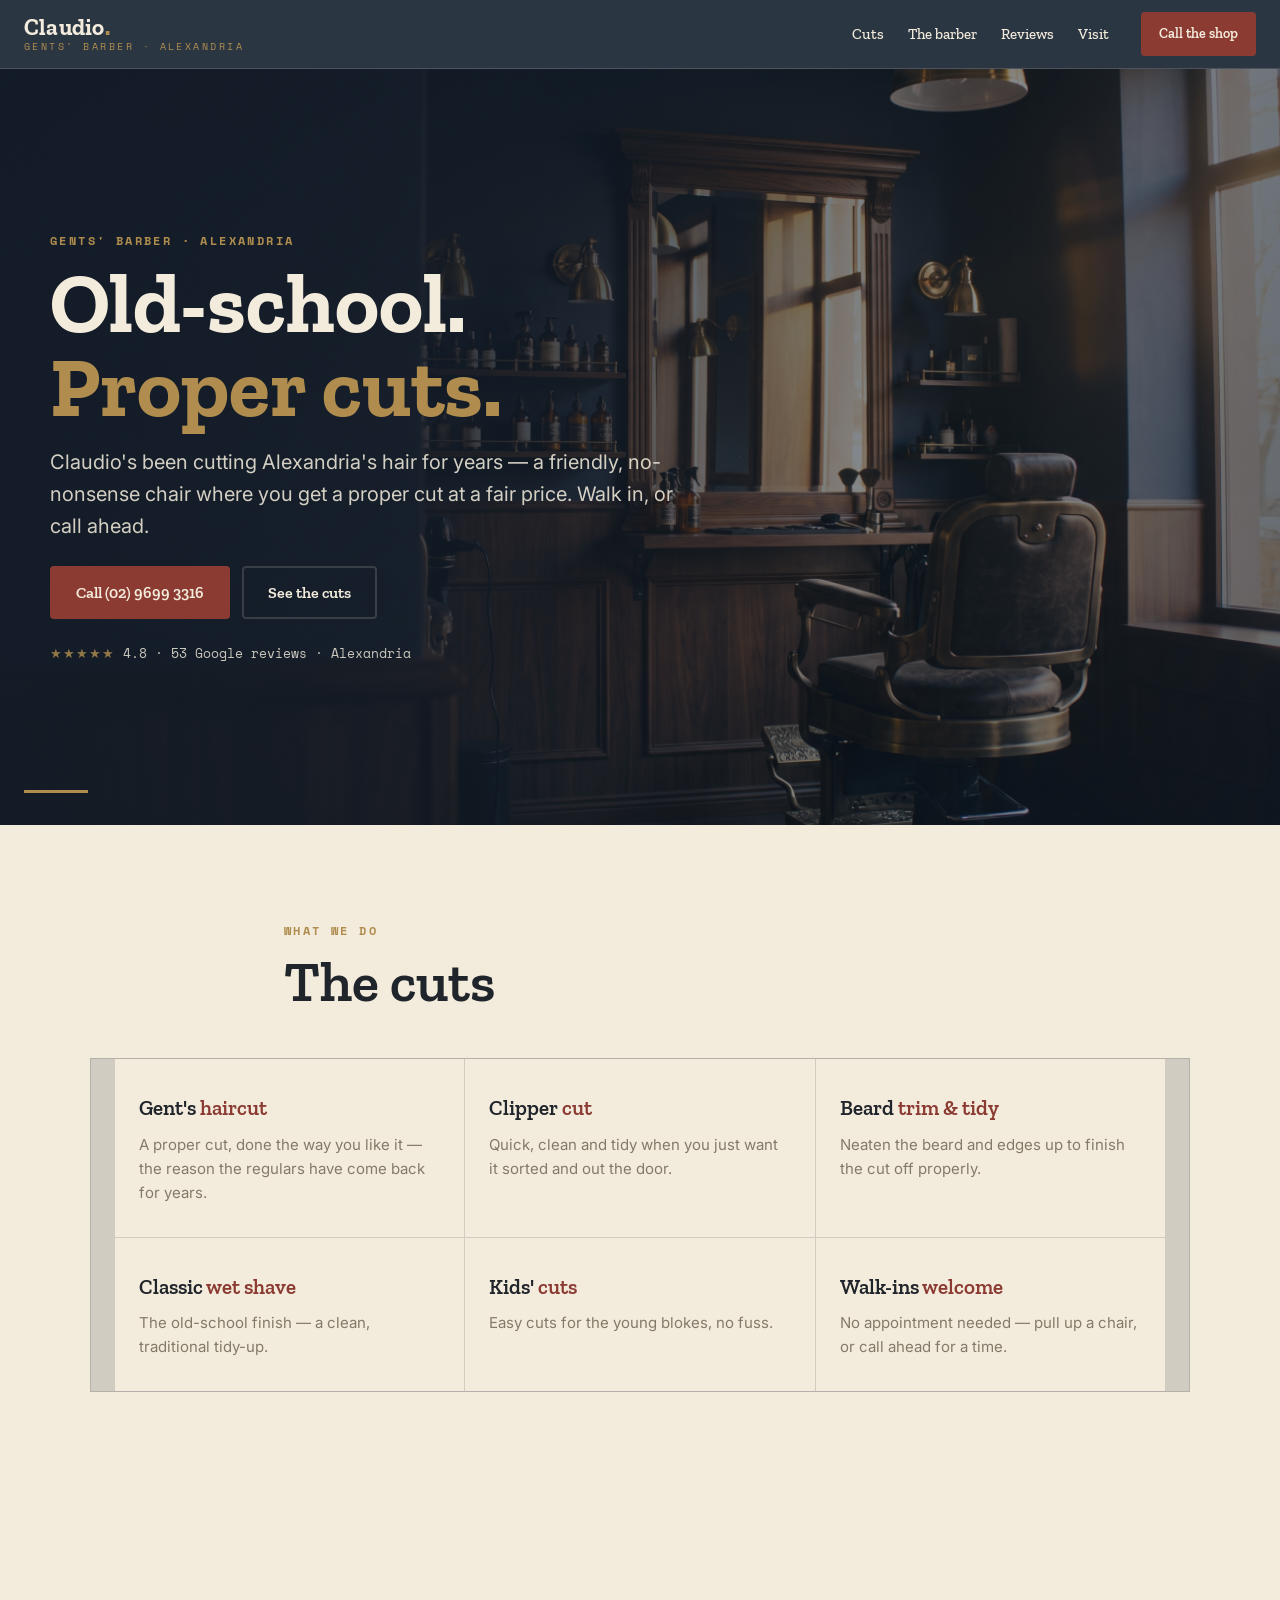
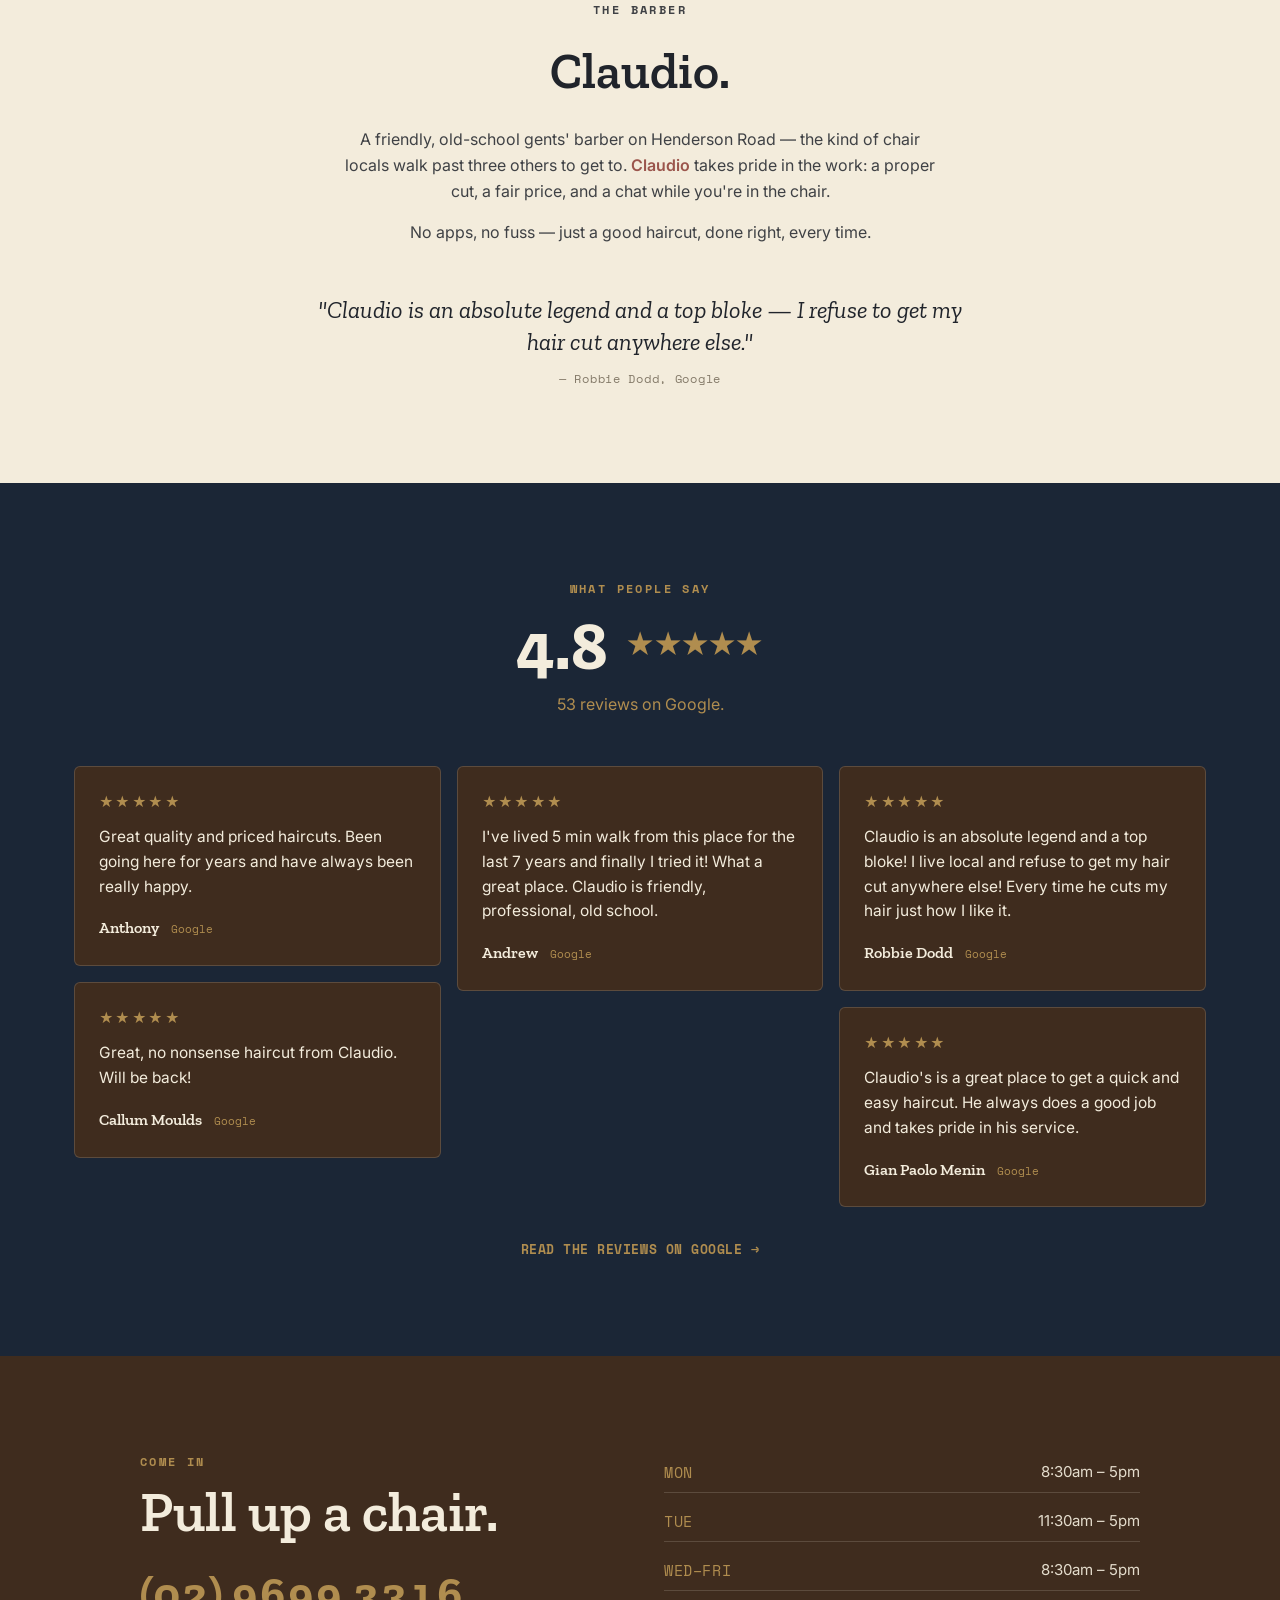
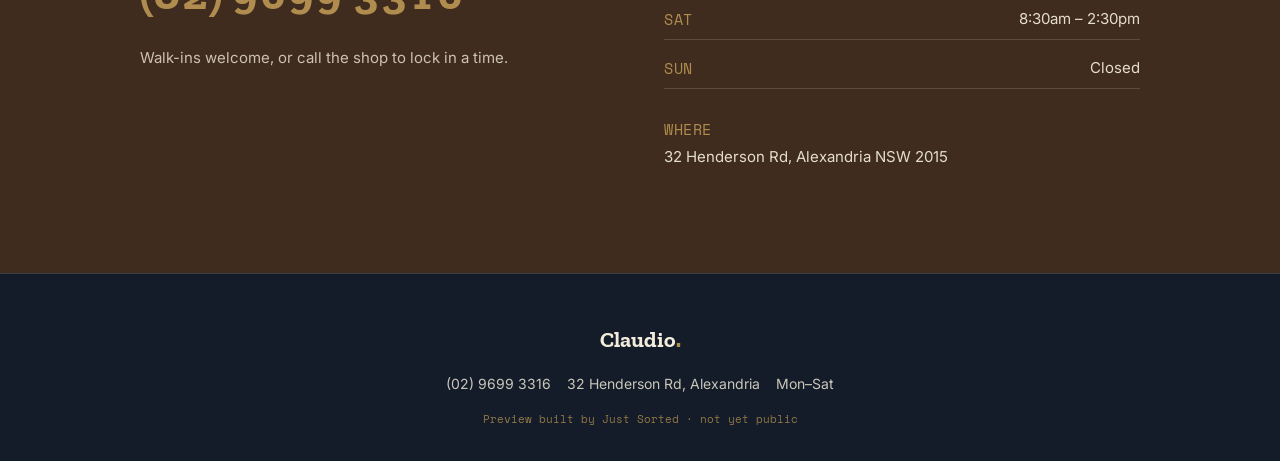
<file: index.html>
<!DOCTYPE html>
<html lang="en-AU">
<head>
  <meta charset="UTF-8">
  <script>document.documentElement.classList.add('js');</script>
  <meta name="viewport" content="width=device-width, initial-scale=1">
  <meta name="robots" content="noindex,nofollow">
  <title>Claudio Gents Hair Stylist — barber, Alexandria</title>
  <meta name="description" content="Claudio Gents Hair Stylist — an old-school gents' barber on Henderson Rd, Alexandria. Proper cuts at a fair price. Walk in or call (02) 9699 3316.">
  <link rel="preconnect" href="https://fonts.googleapis.com">
  <link rel="preconnect" href="https://fonts.gstatic.com" crossorigin>
  <link href="https://fonts.googleapis.com/css2?family=Zilla+Slab:wght@400;500;600;700&family=Inter:wght@400;500;600&family=Space+Mono:wght@400;700&display=swap" rel="stylesheet">
  <link rel="stylesheet" href="tokens.css">
  <link rel="stylesheet" href="styles.css?v=2">
</head>
<body>

<header class="hdr" id="top">
  <a class="brand" href="#top">Claudio<span>.</span><small>gents' barber · alexandria</small></a>
  <nav class="nav" aria-label="Primary">
    <a href="#services">Cuts</a>
    <a href="#about">The barber</a>
    <a href="#reviews">Reviews</a>
    <a href="#visit">Visit</a>
  </nav>
  <a class="btn btn-oxblood hdr-book" href="tel:0296993316">Call the shop</a>
</header>

<!-- HERO -->
<section class="hero">
  <video class="hero-bg" autoplay muted loop playsinline poster="assets/images/hero-poster.jpg" aria-hidden="true">
    <source src="assets/video/hero.mp4?v=1" type="video/mp4">
  </video>
  <div class="hero-scrim"></div>
  <div class="hero-inner">
    <p class="eyebrow">Gents' barber · Alexandria</p>
    <h1 class="hero-title">Old-school.<br><em>Proper cuts.</em></h1>
    <p class="hero-sub">Claudio's been cutting Alexandria's hair for years — a friendly, no-nonsense chair where you get a proper cut at a fair price. Walk in, or call ahead.</p>
    <div class="hero-cta">
      <a class="btn btn-oxblood" href="tel:0296993316">Call (02) 9699 3316</a>
      <a class="btn btn-line" href="#services">See the cuts</a>
    </div>
    <p class="hero-trust"><span class="stars" aria-hidden="true">★★★★★</span> 4.8 · 53 Google reviews · Alexandria</p>
  </div>
  <span class="rule" aria-hidden="true"></span>
</section>

<!-- SERVICES -->
<section class="services" id="services">
  <div class="sec-head">
    <p class="eyebrow">What we do</p>
    <h2 class="sec-title">The cuts</h2>
  </div>
  <ul class="svc-list">
    <li><h3>Gent's <b>haircut</b></h3><p>A proper cut, done the way you like it — the reason the regulars have come back for years.</p></li>
    <li><h3>Clipper <b>cut</b></h3><p>Quick, clean and tidy when you just want it sorted and out the door.</p></li>
    <li><h3>Beard <b>trim &amp; tidy</b></h3><p>Neaten the beard and edges up to finish the cut off properly.</p></li>
    <li><h3>Classic <b>wet shave</b></h3><p>The old-school finish — a clean, traditional tidy-up.</p></li>
    <li><h3>Kids' <b>cuts</b></h3><p>Easy cuts for the young blokes, no fuss.</p></li>
    <li><h3>Walk-ins <b>welcome</b></h3><p>No appointment needed — pull up a chair, or call ahead for a time.</p></li>
  </ul>
</section>

<!-- ABOUT -->
<section class="about" id="about">
  <p class="eyebrow">The barber</p>
  <h2>Claudio.</h2>
  <p>A friendly, old-school gents' barber on Henderson Road — the kind of chair locals walk past three others to get to. <strong>Claudio</strong> takes pride in the work: a proper cut, a fair price, and a chat while you're in the chair.</p>
  <p>No apps, no fuss — just a good haircut, done right, every time.</p>
  <blockquote class="pull">"Claudio is an absolute legend and a top bloke — I refuse to get my hair cut anywhere else."<cite>— Robbie Dodd, Google</cite></blockquote>
</section>

<!-- REVIEWS -->
<section class="reviews" id="reviews">
  <div class="sec-head center">
    <p class="eyebrow">What people say</p>
    <h2 class="sec-title"><span class="big-score">4.8</span> <span class="stars" aria-hidden="true">★★★★★</span></h2>
    <p class="reviews-sub">53 reviews on Google.</p>
  </div>
  <div class="r-grid">
    <figure class="r"><div class="r-stars" aria-hidden="true">★★★★★</div><blockquote>Great quality and priced haircuts. Been going here for years and have always been really happy.</blockquote><figcaption><cite>Anthony</cite><span>Google</span></figcaption></figure>
    <figure class="r"><div class="r-stars" aria-hidden="true">★★★★★</div><blockquote>Great, no nonsense haircut from Claudio. Will be back!</blockquote><figcaption><cite>Callum Moulds</cite><span>Google</span></figcaption></figure>
    <figure class="r"><div class="r-stars" aria-hidden="true">★★★★★</div><blockquote>I've lived 5 min walk from this place for the last 7 years and finally I tried it! What a great place. Claudio is friendly, professional, old school.</blockquote><figcaption><cite>Andrew</cite><span>Google</span></figcaption></figure>
    <figure class="r"><div class="r-stars" aria-hidden="true">★★★★★</div><blockquote>Claudio is an absolute legend and a top bloke! I live local and refuse to get my hair cut anywhere else! Every time he cuts my hair just how I like it.</blockquote><figcaption><cite>Robbie Dodd</cite><span>Google</span></figcaption></figure>
    <figure class="r"><div class="r-stars" aria-hidden="true">★★★★★</div><blockquote>Claudio's is a great place to get a quick and easy haircut. He always does a good job and takes pride in his service.</blockquote><figcaption><cite>Gian Paolo Menin</cite><span>Google</span></figcaption></figure>
  </div>
  <a class="r-link" href="https://www.google.com/maps/place/Claudio+Gents+Hair+Stylist" target="_blank" rel="noopener">Read the reviews on Google →</a>
</section>

<!-- VISIT -->
<section class="visit" id="visit">
  <div class="visit-grid">
    <div class="visit-copy">
      <p class="eyebrow">Come in</p>
      <h2 class="sec-title light">Pull up a chair.</h2>
      <a class="phone-big" href="tel:0296993316">(02) 9699 3316</a>
      <p class="visit-note">Walk-ins welcome, or call the shop to lock in a time.</p>
    </div>
    <dl class="hours">
      <div><dt>Mon</dt><dd>8:30am – 5pm</dd></div>
      <div><dt>Tue</dt><dd>11:30am – 5pm</dd></div>
      <div><dt>Wed–Fri</dt><dd>8:30am – 5pm</dd></div>
      <div><dt>Sat</dt><dd>8:30am – 2:30pm</dd></div>
      <div><dt>Sun</dt><dd>Closed</dd></div>
      <div class="addr"><dt>Where</dt><dd>32 Henderson Rd, Alexandria NSW 2015</dd></div>
    </dl>
  </div>
</section>

<footer class="ftr">
  <div class="ftr-brand">Claudio<span>.</span></div>
  <div class="ftr-meta"><a href="tel:0296993316">(02) 9699 3316</a><span>32 Henderson Rd, Alexandria</span><span>Mon–Sat</span></div>
  <p class="ftr-fine">Preview built by Just Sorted · not yet public</p>
</footer>

<a class="mobile-book" href="tel:0296993316">Call Claudio — (02) 9699 3316</a>

<script src="main.js?v=3"></script>
</body>
</html>
</file>
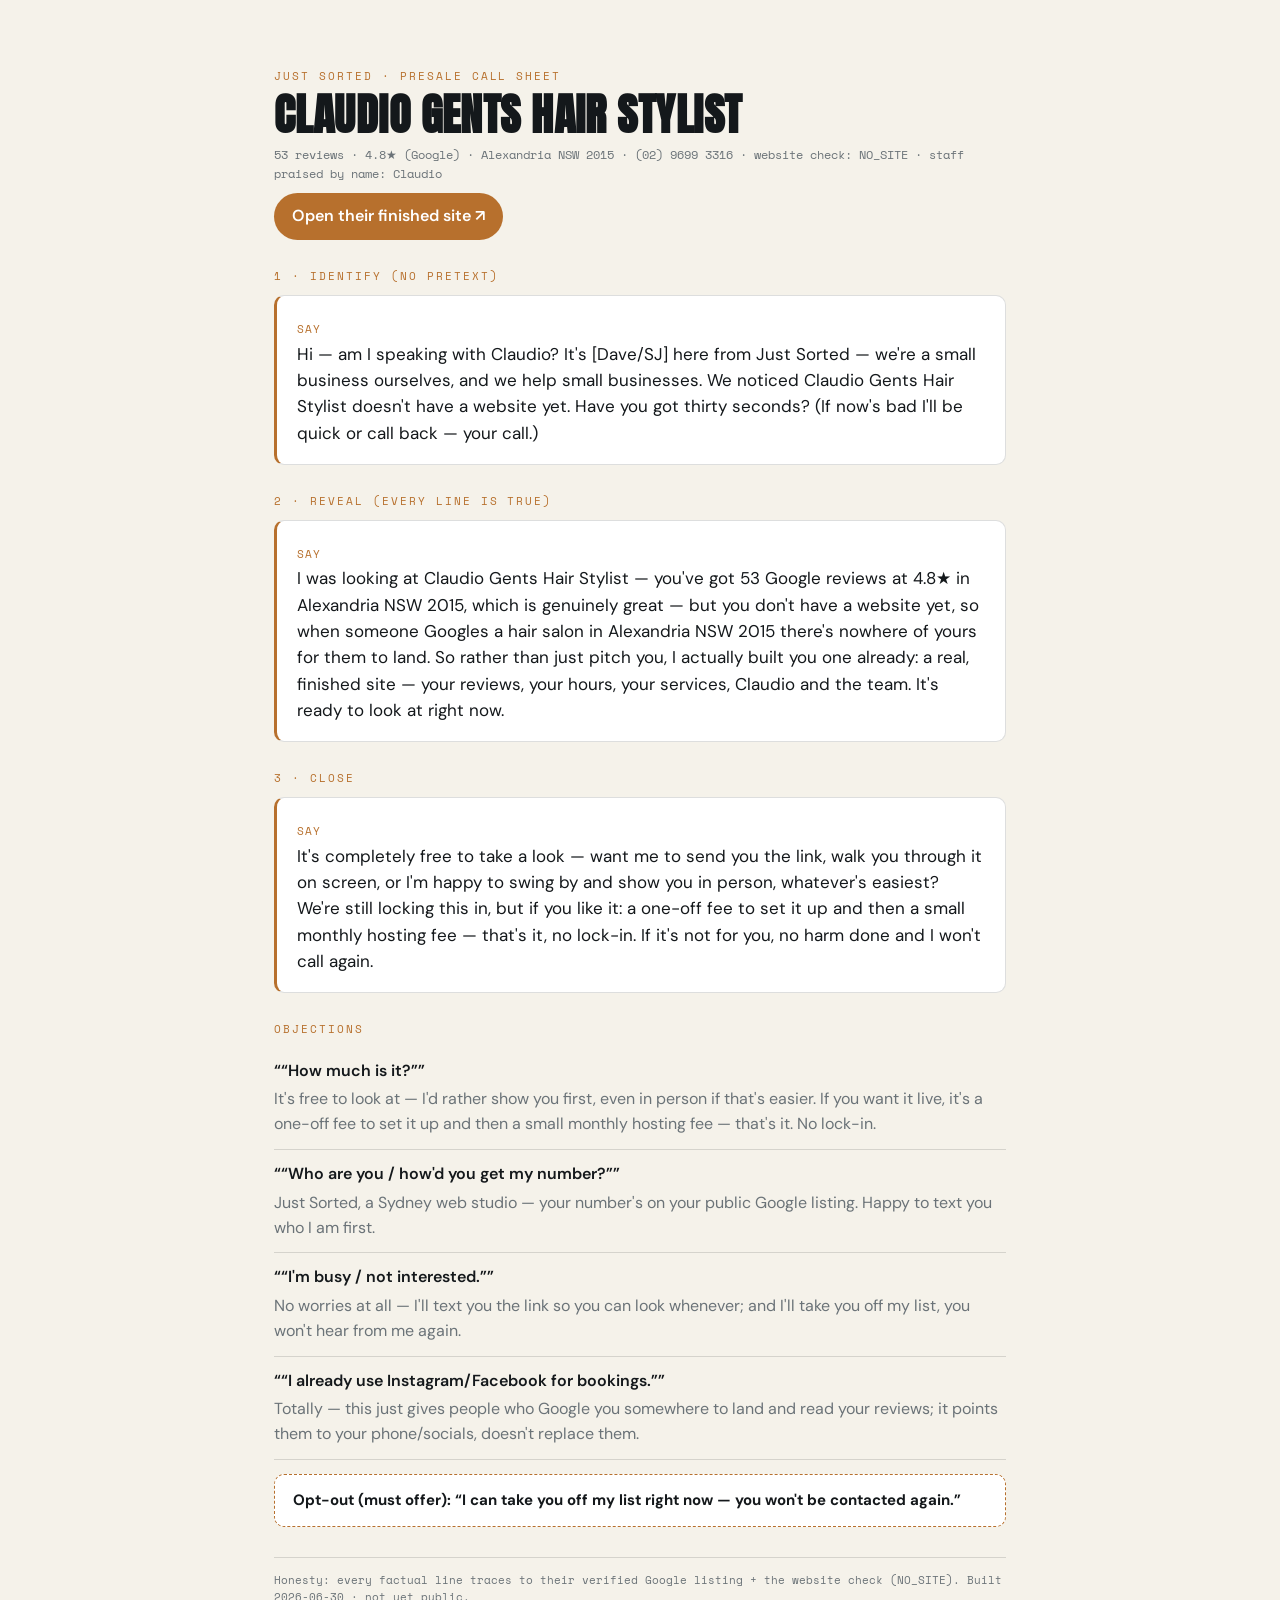
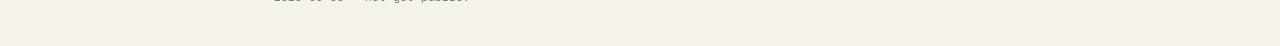
<file: call-sheet.html>
<!DOCTYPE html><html lang="en-AU"><head><meta charset="UTF-8">
<meta name="viewport" content="width=device-width, initial-scale=1">
<meta name="robots" content="noindex,nofollow">
<title>Call sheet — Claudio Gents Hair Stylist</title>
<link href="https://fonts.googleapis.com/css2?family=Anton&family=DM+Sans:wght@400;500;600&family=Space+Mono:wght@400;700&display=swap" rel="stylesheet">
<style>
:root{--ink:#14181B;--paper:#F5F2EA;--clay:#B7702D;--steel:#6B7378;--line:rgba(20,24,27,.14)}
*{box-sizing:border-box;margin:0;padding:0}
body{font-family:'DM Sans',system-ui,sans-serif;background:var(--paper);color:var(--ink);line-height:1.55;padding:40px 24px;max-width:780px;margin:0 auto}
h1{font-family:'Anton',sans-serif;text-transform:uppercase;font-size:clamp(28px,5vw,44px);letter-spacing:.01em;line-height:.98}
.lbl{font-family:'Space Mono',monospace;font-size:11px;letter-spacing:.18em;text-transform:uppercase;color:var(--clay);margin:28px 0 8px}
.facts{font-family:'Space Mono',monospace;font-size:12px;color:var(--steel);margin-top:10px}
.act{background:#fff;border:1px solid var(--line);border-left:3px solid var(--clay);border-radius:10px;padding:18px 20px;margin-top:10px;font-size:17px}
.actno{font-family:'Space Mono',monospace;font-size:11px;color:var(--clay);letter-spacing:.1em}
.prev{display:inline-block;margin-top:10px;background:var(--clay);color:#fff;font-weight:600;padding:11px 18px;border-radius:999px;text-decoration:none}
.obj{border-bottom:1px solid var(--line);padding:12px 0}.obj q{font-weight:600}.obj p{color:var(--steel);margin-top:4px}
.optout{background:#fff;border:1px dashed var(--clay);border-radius:10px;padding:14px 18px;margin-top:14px;font-size:15px}
.foot{font-family:'Space Mono',monospace;font-size:11px;color:var(--steel);margin-top:30px;border-top:1px solid var(--line);padding-top:14px}
</style></head><body>
<div class="lbl">Just Sorted · presale call sheet</div>
<h1>Claudio Gents Hair Stylist</h1>
<div class="facts">53 reviews · 4.8★ (Google) · Alexandria NSW 2015 · (02) 9699 3316 · website check: NO_SITE · staff praised by name: Claudio</div>
<a class="prev" href="/d/presale/claudio-gents-hair/index.html" target="_blank">Open their finished site ↗</a>
<div class="lbl">1 · Identify (no pretext)</div><div class="act"><span class="actno">SAY</span><br>Hi — am I speaking with Claudio? It&#x27;s [Dave/SJ] here from Just Sorted — we&#x27;re a small business ourselves, and we help small businesses. We noticed Claudio Gents Hair Stylist doesn&#x27;t have a website yet. Have you got thirty seconds? (If now&#x27;s bad I&#x27;ll be quick or call back — your call.)</div>
<div class="lbl">2 · Reveal (every line is true)</div><div class="act"><span class="actno">SAY</span><br>I was looking at Claudio Gents Hair Stylist — you&#x27;ve got 53 Google reviews at 4.8★ in Alexandria NSW 2015, which is genuinely great — but you don&#x27;t have a website yet, so when someone Googles a hair salon in Alexandria NSW 2015 there&#x27;s nowhere of yours for them to land. So rather than just pitch you, I actually built you one already: a real, finished site — your reviews, your hours, your services, Claudio and the team. It&#x27;s ready to look at right now.</div>
<div class="lbl">3 · Close</div><div class="act"><span class="actno">SAY</span><br>It&#x27;s completely free to take a look — want me to send you the link, walk you through it on screen, or I&#x27;m happy to swing by and show you in person, whatever&#x27;s easiest? We&#x27;re still locking this in, but if you like it: a one-off fee to set it up and then a small monthly hosting fee — that&#x27;s it, no lock-in. If it&#x27;s not for you, no harm done and I won&#x27;t call again.</div>
<div class="lbl">Objections</div><div class="obj"><q>“How much is it?”</q><p>It&#x27;s free to look at — I&#x27;d rather show you first, even in person if that&#x27;s easier. If you want it live, it&#x27;s a one-off fee to set it up and then a small monthly hosting fee — that&#x27;s it. No lock-in.</p></div><div class="obj"><q>“Who are you / how&#x27;d you get my number?”</q><p>Just Sorted, a Sydney web studio — your number&#x27;s on your public Google listing. Happy to text you who I am first.</p></div><div class="obj"><q>“I&#x27;m busy / not interested.”</q><p>No worries at all — I&#x27;ll text you the link so you can look whenever; and I&#x27;ll take you off my list, you won&#x27;t hear from me again.</p></div><div class="obj"><q>“I already use Instagram/Facebook for bookings.”</q><p>Totally — this just gives people who Google you somewhere to land and read your reviews; it points them to your phone/socials, doesn&#x27;t replace them.</p></div>
<div class="optout"><b>Opt-out (must offer): “I can take you off my list right now — you won&#x27;t be contacted again.”</b></div>
<div class="foot">Honesty: every factual line traces to their verified Google listing + the website check (NO_SITE). Built 2026-06-30 · not yet public.</div>
</body></html>
</file>
<file: tokens.css>
/* Claudio Gents Hair Stylist — tokens. Identity grounded in REVIEWS (no socials/usable photos):
   classic heritage GENTS' BARBER — old-school, no-nonsense, takes pride, fair, local.
   Cream + deep navy + walnut + brass + oxblood. Timeless/traditional — deliberately NOT Fern's
   terracotta boutique, NOT Chicanos' streetwear bronze-on-black. */
:root{
  /* ── Colour (60 cream · 30 navy/walnut · 10 brass+oxblood) ── */
  --cream:   #F3ECDC;  /* page surface ~60% */
  --paper:   #FAF5E9;  /* light cards */
  --navy:    #1B2636;  /* primary dark sections + text-on-cream is ink below */
  --navy-d:  #131C28;  /* deepest */
  --walnut:  #3F2C1E;  /* warm wood dark accent */
  --ink:     #20242B;  /* body text on cream */
  --oxblood: #8C3B33;  /* accent — classic barber red */
  --oxblood-d:#6F2C26; /* hover */
  --brass:   #B08D4F;  /* metal accent / eyebrows / rules */
  --muted:   #847A69;  /* muted text on cream ~4.5:1 */
  --line:    rgba(27,38,54,.16);            /* hairline on cream */
  --line-d:  rgba(243,236,220,.16);          /* hairline on dark */
  --star:    #B08D4F;  /* review stars — brass, classic */

  /* ── Typography (sturdy classic slab display ↔ clean body) ── */
  --f-display:'Zilla Slab', Georgia, serif;   /* traditional, established, masculine */
  --f-body:'Inter', -apple-system, system-ui, sans-serif;
  --f-label:'Space Mono', monospace;
  --t-caption:13px; --t-body:16px; --t-h4:21px; --t-h3:27px;
  --t-h2:34px; --t-h1:44px; --t-display:clamp(42px,6.4vw,76px);
  --tracking-label:0.2em;

  /* ── Spacing (8px base) ── */
  --sp-1:4px; --sp-2:8px; --sp-3:12px; --sp-4:16px; --sp-6:24px;
  --sp-8:32px; --sp-10:48px; --sp-12:64px; --sp-16:96px; --sp-20:128px;

  /* ── Radius (classic, modest) ── */
  --r-input:4px; --r-card:6px; --r-img:6px; --r-pill:999px;

  /* ── Elevation (warm, classic) ── */
  --shadow-card:0 1px 2px rgba(19,28,40,.06), 0 10px 26px rgba(19,28,40,.10);

  /* ── Motion (motion-taste) ── */
  --ease-out:cubic-bezier(0.23,1,0.32,1);
  --d-micro:160ms; --d-reveal:240ms;
  --press:scale(0.98);
}
/* Contrast: ink#20242B on cream#F3ECDC ≈ 12:1 PASS; oxblood#8C3B33 on cream ≈ 5.6:1 PASS;
   cream on navy#1B2636 ≈ 12:1 PASS; cream on oxblood ≈ 5.4:1 PASS; brass#B08D4F on navy ≈ 5.2:1 PASS. */
</file>
<file: styles.css>
/* Claudio Gents Hair Stylist — classic heritage barber. Tokens in tokens.css. No raw hex. */
*{box-sizing:border-box;margin:0;padding:0}
html{scroll-behavior:smooth}
body{font-family:var(--f-body);color:var(--ink);background:var(--cream);line-height:1.6;-webkit-font-smoothing:antialiased}
img{display:block;max-width:100%}
a{color:inherit;text-decoration:none}
:focus-visible{outline:2px solid var(--oxblood);outline-offset:3px;border-radius:var(--r-input)}

.eyebrow{font-family:var(--f-label);font-size:12px;font-weight:700;letter-spacing:var(--tracking-label);
  text-transform:uppercase;color:var(--brass);margin-bottom:var(--sp-3)}
.sec-title{font-family:var(--f-display);font-weight:600;line-height:1.02;font-size:clamp(28px,4.4vw,var(--t-display));color:var(--ink)}
.sec-title.light{color:var(--cream)}
.sec-head{max-width:760px;margin:0 auto var(--sp-10);padding:0 var(--sp-6)}
.sec-head.center{text-align:center}
.stars{color:var(--star);letter-spacing:.08em}

/* buttons */
.btn{display:inline-flex;align-items:center;gap:var(--sp-2);font-family:var(--f-display);font-weight:600;font-size:16px;
  padding:12px 24px;border-radius:var(--r-input);transition:background var(--d-micro) var(--ease-out),transform var(--d-micro) var(--ease-out),color var(--d-micro) var(--ease-out),border-color var(--d-micro) var(--ease-out);
  cursor:pointer;border:2px solid transparent}
.btn:active{transform:var(--press)}
.btn-oxblood{background:var(--oxblood);color:var(--cream)}
.btn-line{background:transparent;color:var(--cream);border-color:var(--line-d)}
.btn-line-dark{background:transparent;color:var(--ink);border-color:var(--line)}
@media (hover:hover) and (pointer:fine){
  .btn-oxblood:hover{background:var(--oxblood-d)}
  .btn-line:hover{border-color:var(--brass);color:var(--brass)}
  .nav a:hover{color:var(--brass)}
}

/* header — navy, classic */
.hdr{position:sticky;top:0;z-index:30;display:flex;align-items:center;gap:var(--sp-6);
  padding:var(--sp-3) var(--sp-6);background:color-mix(in srgb,var(--navy) 92%,transparent);backdrop-filter:blur(8px);border-bottom:1px solid var(--line-d)}
.brand{font-family:var(--f-display);font-weight:700;font-size:23px;line-height:1;color:var(--cream);letter-spacing:.01em}
.brand span{color:var(--brass)}
.brand small{display:block;font-family:var(--f-label);font-weight:400;font-size:9.5px;letter-spacing:.26em;text-transform:uppercase;color:var(--brass);margin-top:3px}
.nav{display:flex;gap:var(--sp-6);margin-left:auto;font-family:var(--f-display);font-size:15px;font-weight:500;color:var(--cream)}
.hdr-book{margin-left:var(--sp-2);padding:9px 16px;font-size:14px}

/* hero — dark, video, slab headline */
.hero{position:relative;min-height:84vh;display:flex;flex-direction:column;justify-content:center;padding:var(--sp-12) var(--sp-6);overflow:hidden;background:var(--navy)}
.hero-bg{position:absolute;inset:0;width:100%;height:100%;object-fit:cover;object-position:center right;opacity:.85;filter:contrast(1.02)}
.hero-scrim{position:absolute;inset:0;background:linear-gradient(100deg,rgba(19,28,40,.93) 0%,rgba(19,28,40,.8) 36%,rgba(19,28,40,.42) 68%,rgba(19,28,40,.6) 100%)}
.hero-inner{position:relative;max-width:1180px;margin:0 auto;width:100%}
.hero-title{font-family:var(--f-display);font-weight:700;line-height:1.0;font-size:clamp(44px,7.2vw,84px);color:var(--cream);margin-bottom:var(--sp-4);max-width:15ch}
.hero-title em{font-style:normal;color:var(--brass)}
.hero-sub{font-size:clamp(16px,2vw,20px);max-width:50ch;color:var(--cream);opacity:.86;margin-bottom:var(--sp-6)}
.hero-cta{display:flex;gap:var(--sp-3);flex-wrap:wrap;margin-bottom:var(--sp-6)}
.hero-trust{font-family:var(--f-label);font-size:13px;color:var(--cream);opacity:.82;display:flex;align-items:center;gap:8px}
.rule{position:absolute;left:var(--sp-6);bottom:var(--sp-8);width:64px;height:3px;background:var(--brass);z-index:1}

/* services */
.services{padding:var(--sp-16) 0;max-width:1100px;margin:0 auto}
.svc-list{list-style:none;display:grid;grid-template-columns:repeat(3,1fr);gap:1px;background:var(--line);padding:0 var(--sp-6);border:1px solid var(--line)}
.svc-list li{background:var(--cream);padding:var(--sp-8) var(--sp-6)}
.svc-list h3{font-family:var(--f-display);font-weight:600;font-size:var(--t-h4);margin-bottom:var(--sp-2)}
.svc-list h3 b{color:var(--oxblood);font-weight:600}
.svc-list p{font-size:15px;color:var(--muted)}

/* about */
.about{max-width:820px;margin:0 auto;padding:var(--sp-16) var(--sp-6);text-align:center}
.about h2{font-family:var(--f-display);font-weight:600;font-size:clamp(30px,4.4vw,50px);color:var(--ink);margin-bottom:var(--sp-4)}
.about p{margin-top:var(--sp-4);color:var(--ink);opacity:.85;max-width:60ch;margin-left:auto;margin-right:auto}
.about strong{color:var(--oxblood);font-weight:600}
.pull{margin:var(--sp-10) auto 0;max-width:46ch;font-family:var(--f-display);font-style:italic;font-size:24px;line-height:1.35;color:var(--ink)}
.pull cite{display:block;margin-top:var(--sp-3);font-family:var(--f-label);font-style:normal;font-size:12px;letter-spacing:.06em;color:var(--muted)}

/* reviews — dark navy */
.reviews{padding:var(--sp-16) 0;background:var(--navy)}
.reviews .sec-title,.reviews .big-score{color:var(--cream)}
.reviews .eyebrow{color:var(--brass)}
.big-score{font-family:var(--f-display);font-weight:700;font-size:clamp(44px,6vw,68px);vertical-align:middle}
.reviews .stars{font-size:clamp(20px,3vw,28px);margin-left:var(--sp-2);vertical-align:middle}
.reviews-sub{margin-top:var(--sp-3);color:var(--brass)}
.r-grid{max-width:1180px;margin:0 auto;padding:0 var(--sp-6);columns:3;column-gap:var(--sp-4)}
.r{break-inside:avoid;background:var(--walnut);border:1px solid var(--line-d);border-radius:var(--r-card);padding:var(--sp-6);margin-bottom:var(--sp-4)}
.r-stars{color:var(--star);font-size:14px;letter-spacing:.1em;margin-bottom:var(--sp-3)}
.r blockquote{font-size:15.5px;line-height:1.6;color:var(--cream)}
.r figcaption{margin-top:var(--sp-4);display:flex;align-items:baseline;gap:var(--sp-3)}
.r cite{font-style:normal;font-weight:600;font-family:var(--f-display);color:var(--cream)}
.r figcaption span{font-family:var(--f-label);font-size:11px;color:var(--brass)}
.r-link{display:block;text-align:center;margin-top:var(--sp-8);font-family:var(--f-label);font-size:13px;letter-spacing:.04em;color:var(--brass);font-weight:700;text-transform:uppercase}

/* visit — walnut */
.visit{background:var(--walnut);color:var(--cream);padding:var(--sp-16) var(--sp-6)}
.visit .eyebrow{color:var(--brass)}
.visit-grid{max-width:1000px;margin:0 auto;display:grid;grid-template-columns:1fr 1fr;gap:var(--sp-10);align-items:start}
.phone-big{display:inline-block;font-family:var(--f-display);font-weight:700;font-size:clamp(30px,4.4vw,46px);color:var(--brass);margin:var(--sp-4) 0;font-variant-numeric:tabular-nums}
.visit-note{color:var(--cream);opacity:.78;font-size:15px}
.hours{display:grid;gap:var(--sp-2)}
.hours>div{display:flex;justify-content:space-between;gap:var(--sp-6);padding:8px 0;border-bottom:1px solid var(--line-d);font-size:15px}
.hours dt{font-family:var(--f-label);letter-spacing:.04em;text-transform:uppercase;color:var(--brass)}
.hours dd{color:var(--cream);opacity:.92;text-align:right}
.hours .addr{flex-direction:column;gap:4px;border-bottom:0;margin-top:var(--sp-3)}
.hours .addr dd{text-align:left}

/* footer */
.ftr{background:var(--navy-d);color:var(--cream);padding:var(--sp-10) var(--sp-6) var(--sp-8);text-align:center;border-top:1px solid var(--line-d)}
.ftr-brand{font-family:var(--f-display);font-weight:700;font-size:22px}
.ftr-brand span{color:var(--brass)}
.ftr-meta{display:flex;gap:var(--sp-4);flex-wrap:wrap;justify-content:center;margin-top:var(--sp-4);font-size:14px;opacity:.82}
.ftr-fine{margin-top:var(--sp-4);font-family:var(--f-label);font-size:11px;color:var(--brass);opacity:.8}

/* mobile book bar */
.mobile-book{display:none;position:fixed;left:0;right:0;bottom:0;z-index:40;text-align:center;background:var(--oxblood);color:var(--cream);font-family:var(--f-display);font-weight:600;font-size:16px;padding:14px}

/* reveal */
.js .reveal{opacity:0;transform:translateY(14px);transition:opacity var(--d-reveal) var(--ease-out),transform var(--d-reveal) var(--ease-out)}
.js .reveal.is-visible{opacity:1;transform:none}
@media (prefers-reduced-motion:reduce){.js .reveal{opacity:1;transform:none;transition:none}html{scroll-behavior:auto}}

/* responsive */
@media (max-width:900px){.visit-grid{grid-template-columns:1fr;gap:var(--sp-8)}.svc-list{grid-template-columns:1fr 1fr}.r-grid{columns:2}}
@media (max-width:620px){.nav{display:none}.hdr-book{margin-left:auto}.svc-list{grid-template-columns:1fr}.r-grid{columns:1}body{padding-bottom:58px}.mobile-book{display:block}}

/* Hide Safari/iOS play-button overlay shown when autoplay is blocked — hero shows a clean
   poster frame; the muted video starts on autoplay (where allowed) or first scroll/tap. */
video::-webkit-media-controls-start-playback-button,
video::-webkit-media-controls-overlay-play-button,
video::-webkit-media-controls-play-button,
video::-webkit-media-controls-panel,
video::-webkit-media-controls{display:none!important;-webkit-appearance:none}
</file>
